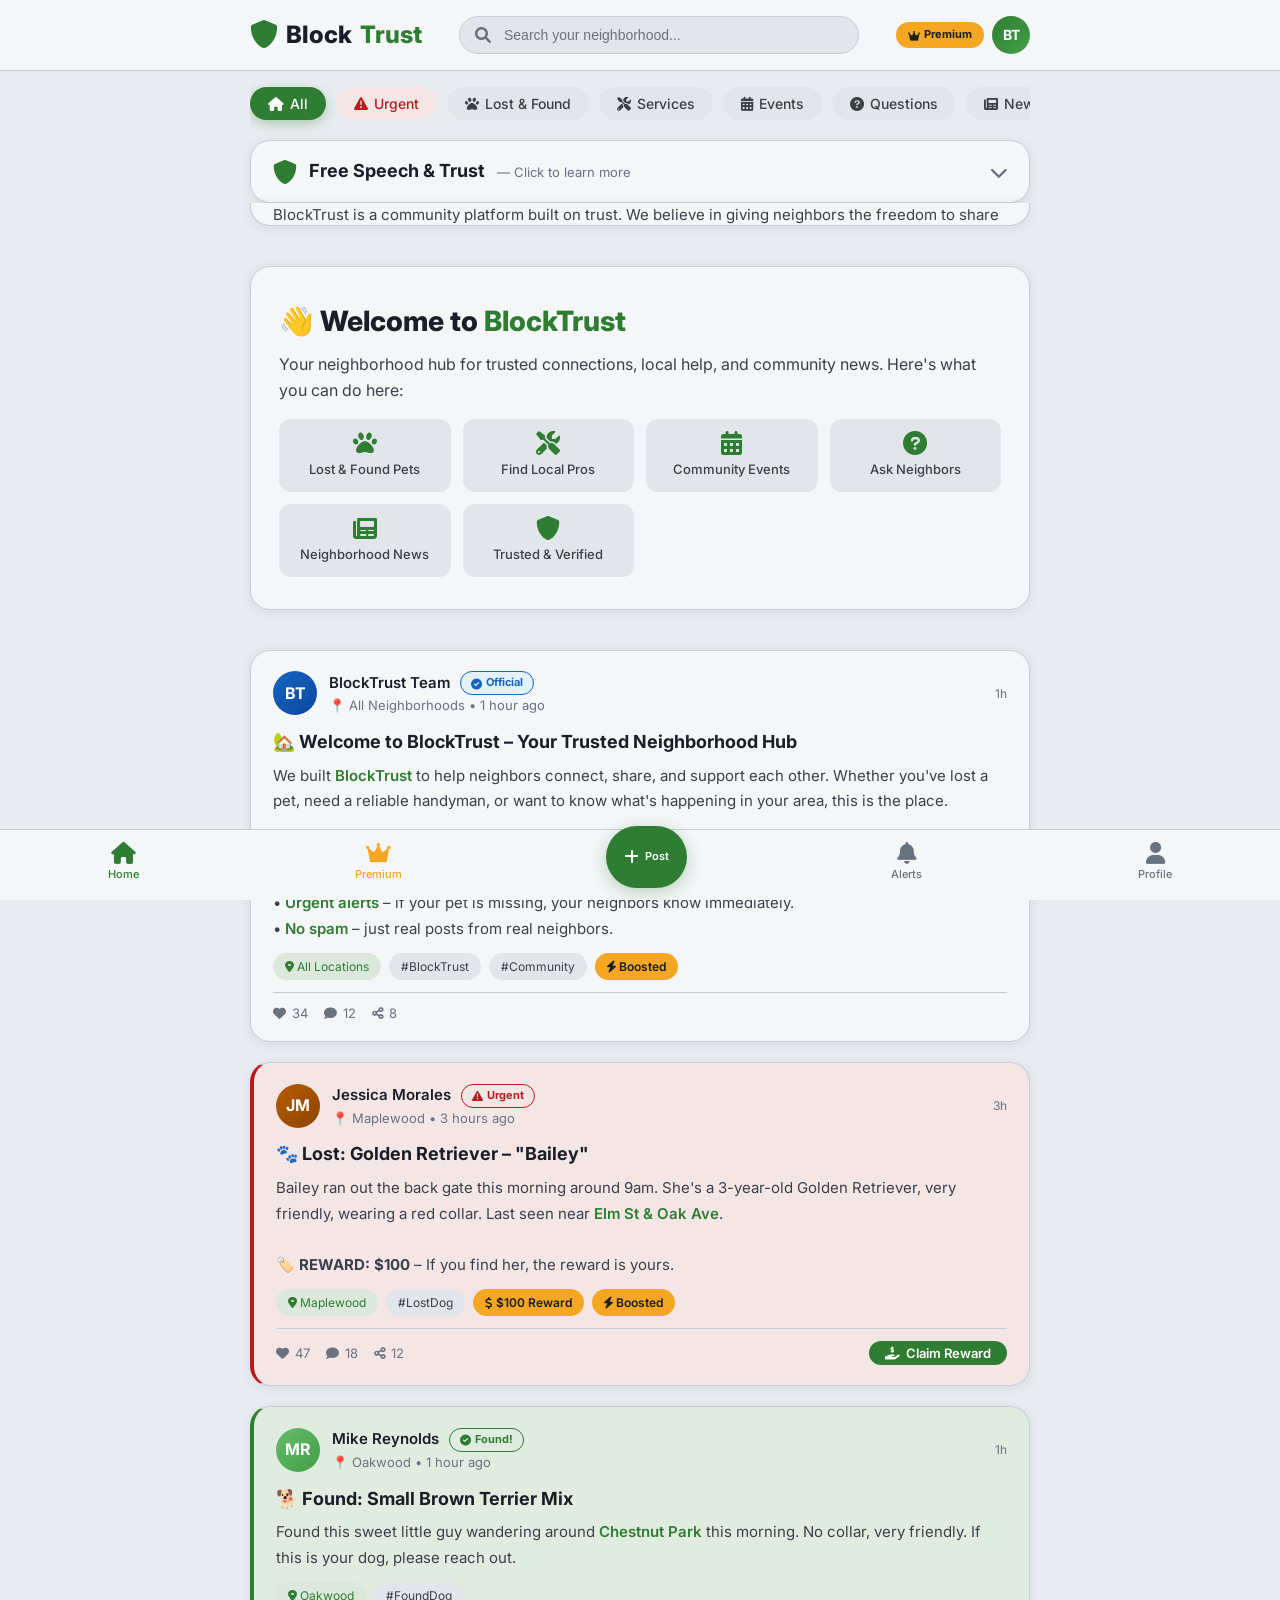
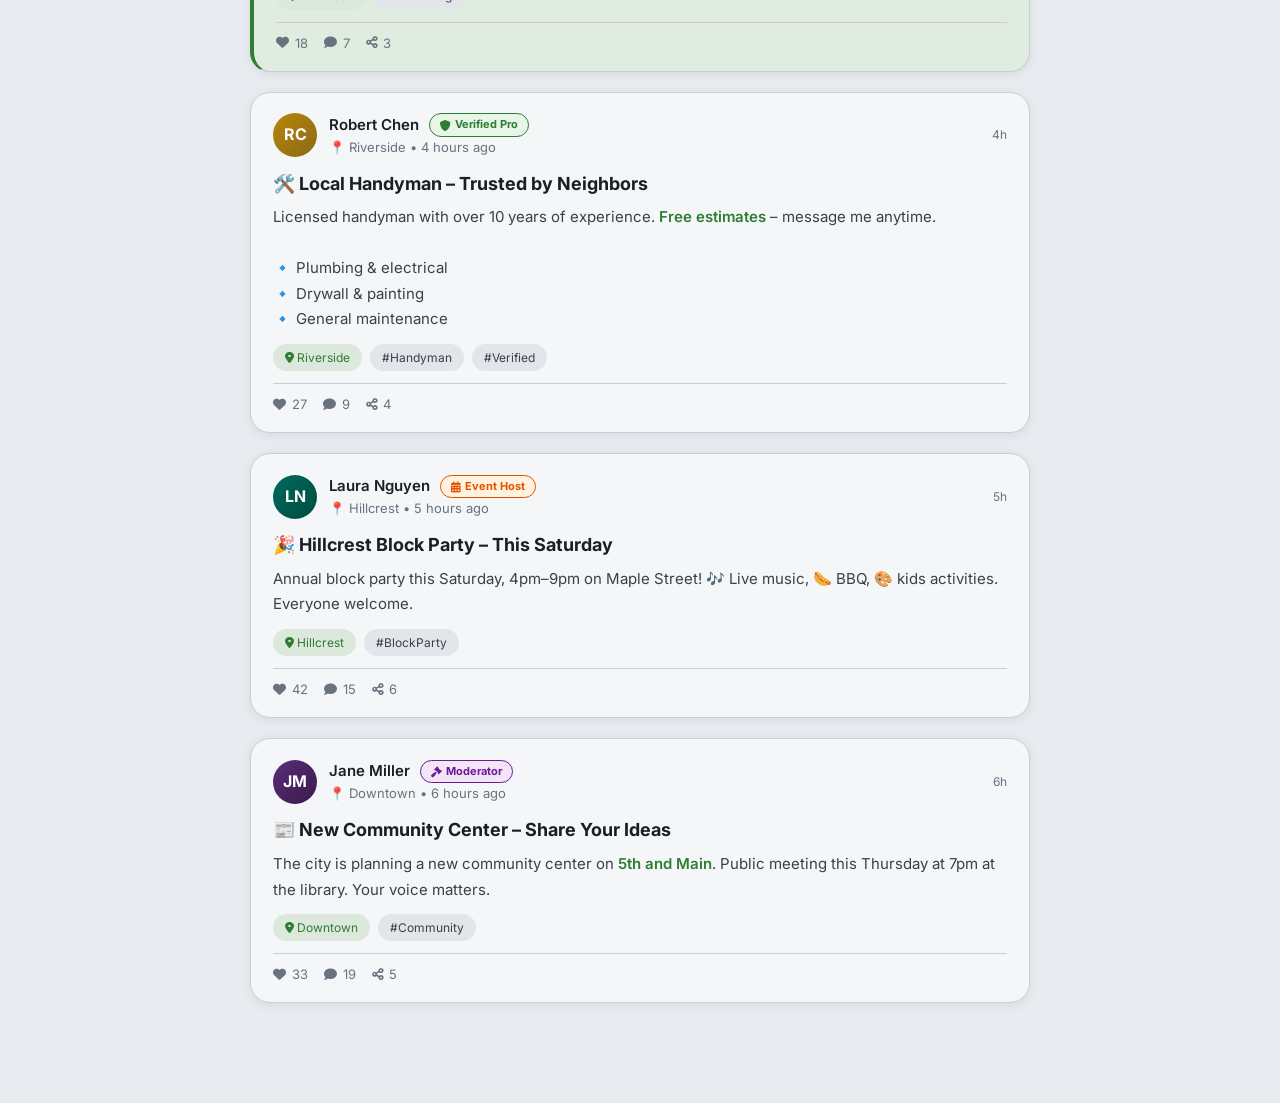
<file: index.html>
<!DOCTYPE html>
<html lang="en">
<head>
    <meta charset="UTF-8" />
    <meta name="viewport" content="width=device-width, initial-scale=1.0, viewport-fit=cover" />
    <title>BlockTrust – Your Neighborhood Hub</title>

    <!-- Fonts & Icons -->
    <link href="https://fonts.googleapis.com/css2?family=Inter:opsz,wght@14..32,300;14..32,400;14..32,500;14..32,600;14..32,700;14..32,800;14..32,900&display=swap" rel="stylesheet" />
    <link rel="stylesheet" href="https://cdnjs.cloudflare.com/ajax/libs/font-awesome/6.0.0-beta3/css/all.min.css" />

    <style>
        /* ========== RESET & VARIABLES ========== */
        * {
            margin: 0;
            padding: 0;
            box-sizing: border-box;
        }

        :root {
            --bg-body: #e8ecf0;
            --bg-card: #f4f6f8;
            --bg-input: #e2e6ea;
            --bg-hover: #d5d9df;
            --text-primary: #1a1e26;
            --text-secondary: #3a404a;
            --text-muted: #6a7280;
            --border: #c8ced6;
            --shadow: 0 2px 12px rgba(0, 0, 0, 0.08);
            --shadow-hover: 0 4px 24px rgba(0, 0, 0, 0.12);
            --accent: #2e7d32;
            --accent-hover: #1b5e20;
            --accent-light: #dce8dc;
            --accent-gradient: linear-gradient(135deg, #2e7d32, #43a047);
            --urgent: #b71c1c;
            --urgent-bg: #f5e6e6;
            --found: #2e7d32;
            --found-bg: #e0ece0;
            --card-border: #c8ced6;
            --gold: #f5a623;
            --gold-light: #fcf0d8;
            --verified-green: #2e7d32;
            --verified-green-bg: #e8f5e9;
            --moderator-purple: #6a1b9a;
            --moderator-purple-bg: #f3e5f5;
            --official-blue: #1565c0;
            --official-blue-bg: #e3f2fd;
            --premium-gold: #f5a623;
            --premium-gold-bg: #fcf0d8;
            --boosted-gold: #f5a623;
            --boosted-gold-bg: #fcf0d8;
            --transition: 0.2s;
        }

        body {
            font-family: 'Inter', sans-serif;
            background: var(--bg-body);
            color: var(--text-primary);
            line-height: 1.6;
            padding-bottom: 80px;
        }

        .container {
            max-width: 820px;
            margin: 0 auto;
            padding: 0 20px;
        }

        /* ========== HEADER ========== */
        .header {
            background: var(--bg-card);
            padding: 16px 0;
            border-bottom: 1px solid var(--border);
            position: sticky;
            top: 0;
            z-index: 100;
        }

        .header-content {
            display: flex;
            align-items: center;
            justify-content: space-between;
            gap: 16px;
            flex-wrap: wrap;
        }

        .logo {
            display: flex;
            align-items: center;
            gap: 8px;
            font-size: 24px;
            font-weight: 800;
            color: var(--text-primary);
            text-decoration: none;
        }

        .logo i {
            color: var(--accent);
            font-size: 28px;
        }

        .logo span {
            color: var(--accent);
        }

        .search-bar {
            flex: 1;
            max-width: 400px;
            position: relative;
        }

        .search-bar input {
            width: 100%;
            padding: 10px 16px 10px 44px;
            border: 1px solid var(--border);
            border-radius: 40px;
            font-size: 14px;
            background: var(--bg-input);
            transition: all var(--transition);
            outline: none;
            color: var(--text-primary);
        }

        .search-bar input:focus {
            background: var(--bg-card);
            border-color: var(--accent);
            box-shadow: 0 0 0 3px rgba(46, 125, 50, 0.15);
        }

        .search-bar input::placeholder {
            color: var(--text-muted);
        }

        .search-bar i {
            position: absolute;
            left: 16px;
            top: 50%;
            transform: translateY(-50%);
            color: var(--text-muted);
            font-size: 16px;
        }

        .header-actions {
            display: flex;
            align-items: center;
            gap: 8px;
        }

        .avatar {
            width: 38px;
            height: 38px;
            border-radius: 50%;
            background: var(--accent-gradient);
            display: flex;
            align-items: center;
            justify-content: center;
            color: white;
            font-weight: 700;
            font-size: 14px;
            cursor: pointer;
            flex-shrink: 0;
        }

        .premium-badge-header {
            font-size: 11px;
            font-weight: 700;
            background: var(--premium-gold);
            color: #1a1e26;
            padding: 4px 12px;
            border-radius: 40px;
            display: flex;
            align-items: center;
            gap: 4px;
        }

        /* ========== CATEGORY BAR ========== */
        .category-bar {
            padding: 16px 0 12px;
            overflow-x: auto;
            white-space: nowrap;
            -webkit-overflow-scrolling: touch;
            scrollbar-width: none;
        }

        .category-bar::-webkit-scrollbar {
            display: none;
        }

        .category-pills {
            display: inline-flex;
            gap: 10px;
        }

        .pill {
            display: inline-flex;
            align-items: center;
            gap: 6px;
            padding: 8px 18px;
            border-radius: 40px;
            font-size: 14px;
            font-weight: 500;
            background: var(--bg-input);
            color: var(--text-secondary);
            cursor: pointer;
            transition: all var(--transition);
            border: none;
            font-family: inherit;
        }

        .pill:hover {
            background: var(--bg-hover);
        }

        .pill.active {
            background: var(--accent);
            color: white;
            box-shadow: 0 4px 12px rgba(46, 125, 50, 0.3);
        }

        .pill.urgent {
            background: var(--urgent-bg);
            color: var(--urgent);
        }

        .pill.urgent:hover {
            background: #f0d6d6;
        }

        .pill.urgent.active {
            background: var(--urgent);
            color: white;
        }

        .pill.premium-pill {
            background: var(--gold-light);
            color: #8a6d00;
        }

        .pill.premium-pill:hover {
            background: #f5e0b0;
        }

        .pill.premium-pill.active {
            background: var(--gold);
            color: #1a1e26;
        }

        /* ========== TAB CONTENT ========== */
        .tab-content {
            display: none;
            animation: fadeIn 0.3s ease;
        }

        .tab-content.active {
            display: block;
        }

        @keyframes fadeIn {
            from {
                opacity: 0;
                transform: translateY(10px);
            }
            to {
                opacity: 1;
                transform: translateY(0);
            }
        }

        /* ========== FEED ========== */
        .feed {
            display: flex;
            flex-direction: column;
            gap: 20px;
            padding: 8px 0 20px;
        }

        /* ========== POST CARD ========== */
        .post-card {
            background: var(--bg-card);
            border-radius: 20px;
            padding: 20px 22px;
            box-shadow: var(--shadow);
            border: 1px solid var(--card-border);
            transition: all var(--transition);
        }

        .post-card:hover {
            box-shadow: var(--shadow-hover);
            transform: translateY(-2px);
        }

        .post-card.boosted {
            border-left: 4px solid var(--boosted-gold);
            background: #fcf8f0;
        }

        .post-header {
            display: flex;
            align-items: center;
            gap: 12px;
            margin-bottom: 12px;
        }

        .post-avatar {
            width: 44px;
            height: 44px;
            border-radius: 50%;
            background: var(--accent-gradient);
            display: flex;
            align-items: center;
            justify-content: center;
            color: white;
            font-weight: 700;
            font-size: 16px;
            flex-shrink: 0;
        }

        .post-avatar.green { background: linear-gradient(135deg, #2e7d32, #43a047); }
        .post-avatar.light { background: linear-gradient(135deg, #66bb6a, #43a047); }
        .post-avatar.gold { background: linear-gradient(135deg, #b8860b, #8b6914); }
        .post-avatar.orange { background: linear-gradient(135deg, #b85c00, #8a4500); }
        .post-avatar.purple { background: linear-gradient(135deg, #5a2d7a, #3a1a4a); }
        .post-avatar.teal { background: linear-gradient(135deg, #00695c, #004d40); }
        .post-avatar.blue { background: linear-gradient(135deg, #1565c0, #0d47a1); }

        .post-user {
            font-weight: 600;
            font-size: 15px;
            color: var(--text-primary);
        }

        .post-neighborhood {
            font-size: 13px;
            color: var(--text-muted);
        }

        .post-time {
            font-size: 12px;
            color: var(--text-muted);
            margin-left: auto;
        }

        /* ========== BADGES – DISTINCT COLORS ========== */
        .badge {
            font-size: 11px;
            font-weight: 700;
            padding: 2px 10px;
            border-radius: 20px;
            margin-left: 6px;
            display: inline-flex;
            align-items: center;
            gap: 4px;
            text-transform: none;
        }

        .badge i {
            font-size: 11px;
        }

        /* Premium – Gold */
        .badge-premium {
            background: var(--premium-gold-bg);
            color: #8a6d00;
            border: 1px solid var(--premium-gold);
        }

        /* Verified Pro – Green */
        .badge-verified {
            background: var(--verified-green-bg);
            color: var(--verified-green);
            border: 1px solid var(--verified-green);
        }

        /* Moderator – Purple */
        .badge-moderator {
            background: var(--moderator-purple-bg);
            color: var(--moderator-purple);
            border: 1px solid var(--moderator-purple);
        }

        /* Official – Blue */
        .badge-official {
            background: var(--official-blue-bg);
            color: var(--official-blue);
            border: 1px solid var(--official-blue);
        }

        /* Urgent – Red */
        .badge-urgent {
            background: var(--urgent-bg);
            color: var(--urgent);
            border: 1px solid var(--urgent);
        }

        /* Found – Green (same as verified but different context) */
        .badge-found {
            background: var(--found-bg);
            color: var(--found);
            border: 1px solid var(--found);
        }

        /* Boosted – Gold */
        .badge-boosted {
            background: var(--boosted-gold-bg);
            color: #8a6d00;
            border: 1px solid var(--boosted-gold);
        }

        /* Event Host – Orange/Coral */
        .badge-event {
            background: #fff3e0;
            color: #e65100;
            border: 1px solid #e65100;
        }

        .post-title {
            font-size: 18px;
            font-weight: 700;
            color: var(--text-primary);
            margin-bottom: 6px;
        }

        .post-content {
            font-size: 15px;
            color: var(--text-secondary);
            line-height: 1.7;
        }

        .post-content .highlight {
            color: var(--accent);
            font-weight: 600;
        }

        .post-tags {
            display: flex;
            gap: 8px;
            flex-wrap: wrap;
            margin: 12px 0 4px;
        }

        .post-tag {
            font-size: 12px;
            padding: 4px 12px;
            border-radius: 20px;
            background: var(--bg-input);
            color: var(--text-secondary);
        }

        .post-tag.location {
            background: var(--accent-light);
            color: var(--accent);
        }

        .post-tag.reward {
            background: var(--gold);
            color: #1a1e26;
            font-weight: 600;
        }

        .post-tag.boosted-tag {
            background: var(--boosted-gold);
            color: #1a1e26;
            font-weight: 600;
        }

        .post-actions {
            display: flex;
            align-items: center;
            gap: 16px;
            margin-top: 12px;
            padding-top: 12px;
            border-top: 1px solid var(--border);
        }

        .post-actions button {
            display: flex;
            align-items: center;
            gap: 6px;
            background: none;
            border: none;
            font-size: 13px;
            color: var(--text-muted);
            cursor: pointer;
            font-family: inherit;
            transition: color var(--transition);
        }

        .post-actions button:hover {
            color: var(--text-primary);
        }

        .post-actions .claim-btn {
            background: var(--accent);
            color: white;
            padding: 4px 16px;
            border-radius: 40px;
            font-weight: 600;
            font-size: 13px;
            margin-left: auto;
        }

        .post-actions .claim-btn:hover {
            background: var(--accent-hover);
            color: white;
        }

        /* ========== URGENT / FOUND STYLING ========== */
        .post-card.urgent-post {
            border-left: 4px solid var(--urgent);
            background: var(--urgent-bg);
        }

        .post-card.found-post {
            border-left: 4px solid var(--found);
            background: var(--found-bg);
        }

        /* ========== WELCOME BANNER ========== */
        .welcome-banner {
            background: var(--bg-card);
            border-radius: 20px;
            padding: 32px 28px;
            border: 1px solid var(--card-border);
            margin-bottom: 20px;
            box-shadow: var(--shadow);
        }

        .welcome-banner h1 {
            font-size: 28px;
            font-weight: 800;
            color: var(--text-primary);
            margin-bottom: 8px;
        }

        .welcome-banner h1 span {
            color: var(--accent);
        }

        .welcome-banner p {
            color: var(--text-secondary);
            font-size: 16px;
            margin-bottom: 16px;
        }

        .welcome-banner .feature-grid {
            display: grid;
            grid-template-columns: repeat(auto-fit, minmax(160px, 1fr));
            gap: 12px;
            margin-top: 16px;
        }

        .welcome-banner .feature-item {
            background: var(--bg-input);
            border-radius: 12px;
            padding: 12px 16px;
            text-align: center;
            font-size: 13px;
            font-weight: 500;
            color: var(--text-secondary);
            transition: background var(--transition);
        }

        .welcome-banner .feature-item i {
            display: block;
            font-size: 24px;
            color: var(--accent);
            margin-bottom: 4px;
        }

        .welcome-banner .feature-item:hover {
            background: var(--bg-hover);
        }

        /* ========== FREE SPEECH COLLAPSIBLE ========== */
        .free-speech-wrapper {
            margin-bottom: 20px;
        }

        .free-speech-toggle {
            background: var(--bg-card);
            border-radius: 20px;
            padding: 16px 22px;
            border: 1px solid var(--card-border);
            box-shadow: var(--shadow);
            display: flex;
            align-items: center;
            justify-content: space-between;
            cursor: pointer;
            transition: all var(--transition);
            user-select: none;
        }

        .free-speech-toggle:hover {
            box-shadow: var(--shadow-hover);
        }

        .free-speech-toggle .left {
            display: flex;
            align-items: center;
            gap: 12px;
        }

        .free-speech-toggle .left i {
            font-size: 24px;
            color: var(--accent);
        }

        .free-speech-toggle .left h3 {
            font-size: 18px;
            font-weight: 700;
            color: var(--text-primary);
            margin: 0;
        }

        .free-speech-toggle .left span {
            font-size: 13px;
            color: var(--text-muted);
            font-weight: 400;
            margin-left: 8px;
        }

        .free-speech-toggle .arrow {
            font-size: 18px;
            color: var(--text-muted);
            transition: transform 0.3s ease;
        }

        .free-speech-toggle .arrow.open {
            transform: rotate(180deg);
        }

        .free-speech-content {
            background: var(--bg-card);
            border-radius: 0 0 20px 20px;
            padding: 0 22px 22px 22px;
            border: 1px solid var(--card-border);
            border-top: none;
            box-shadow: var(--shadow);
            max-height: 0;
            overflow: hidden;
            transition: max-height 0.4s ease, padding 0.3s ease;
        }

        .free-speech-content.open {
            max-height: 800px;
            padding: 22px;
        }

        .free-speech-content p {
            color: var(--text-secondary);
            font-size: 15px;
            margin-bottom: 12px;
        }

        .free-speech-content .rules-grid {
            display: grid;
            grid-template-columns: 1fr 1fr;
            gap: 12px;
            margin: 16px 0;
        }

        .free-speech-content .rule-item {
            display: flex;
            align-items: center;
            gap: 8px;
            font-size: 13px;
            color: var(--text-secondary);
        }

        .free-speech-content .rule-item i {
            color: var(--accent);
            font-size: 16px;
            width: 20px;
        }

        .free-speech-content .rule-item .no {
            color: var(--urgent);
        }

        .free-speech-content .divider {
            border-top: 1px solid var(--border);
            margin: 16px 0;
        }

        .free-speech-content .appeal-note {
            background: var(--bg-input);
            border-radius: 12px;
            padding: 16px;
            font-size: 14px;
            color: var(--text-secondary);
        }

        .free-speech-content .appeal-note i {
            color: var(--gold);
            margin-right: 6px;
        }

        /* ========== PREMIUM TAB ========== */
        .premium-container {
            padding: 20px 0;
        }

        .premium-hero {
            background: var(--bg-card);
            border-radius: 20px;
            padding: 40px 32px;
            border: 2px solid var(--gold);
            box-shadow: var(--shadow);
            text-align: center;
            margin-bottom: 24px;
        }

        .premium-hero .crown {
            font-size: 48px;
            color: var(--gold);
            margin-bottom: 8px;
        }

        .premium-hero h2 {
            font-size: 32px;
            font-weight: 800;
            color: var(--text-primary);
            margin-bottom: 4px;
        }

        .premium-hero h2 span {
            color: var(--gold);
        }

        .premium-hero .price {
            font-size: 42px;
            font-weight: 800;
            color: var(--gold);
            margin: 8px 0;
        }

        .premium-hero .price span {
            font-size: 18px;
            font-weight: 400;
            color: var(--text-muted);
        }

        .premium-hero p {
            color: var(--text-secondary);
            font-size: 16px;
            max-width: 500px;
            margin: 0 auto 20px;
        }

        .btn-premium {
            background: var(--gold);
            color: #1a1e26;
            border: none;
            padding: 12px 40px;
            border-radius: 40px;
            font-weight: 700;
            font-size: 18px;
            cursor: pointer;
            transition: all var(--transition);
            font-family: inherit;
        }

        .btn-premium i {
            margin-right: 8px;
        }

        .btn-premium:hover {
            background: #e09515;
            transform: translateY(-2px);
            box-shadow: 0 4px 20px rgba(245, 166, 35, 0.35);
        }

        .premium-benefits {
            display: grid;
            grid-template-columns: 1fr 1fr;
            gap: 16px;
            margin: 24px 0;
        }

        .premium-benefit {
            background: var(--bg-card);
            border-radius: 16px;
            padding: 20px;
            border: 1px solid var(--border);
            text-align: center;
            transition: all var(--transition);
        }

        .premium-benefit:hover {
            border-color: var(--gold);
            transform: translateY(-2px);
            box-shadow: var(--shadow-hover);
        }

        .premium-benefit i {
            font-size: 32px;
            color: var(--gold);
            margin-bottom: 8px;
        }

        .premium-benefit h4 {
            font-weight: 700;
            font-size: 16px;
            color: var(--text-primary);
            margin-bottom: 4px;
        }

        .premium-benefit p {
            font-size: 13px;
            color: var(--text-muted);
        }

        .premium-features-list {
            background: var(--bg-card);
            border-radius: 20px;
            padding: 28px 24px;
            border: 1px solid var(--border);
            margin-bottom: 24px;
        }

        .premium-features-list h3 {
            font-size: 18px;
            font-weight: 700;
            color: var(--text-primary);
            margin-bottom: 16px;
        }

        .premium-features-list ul {
            list-style: none;
            display: grid;
            grid-template-columns: 1fr 1fr;
            gap: 8px;
        }

        .premium-features-list ul li {
            display: flex;
            align-items: center;
            gap: 8px;
            font-size: 14px;
            color: var(--text-secondary);
            padding: 6px 0;
        }

        .premium-features-list ul li i {
            color: var(--gold);
            font-size: 16px;
        }

        .premium-faq {
            background: var(--bg-card);
            border-radius: 20px;
            padding: 28px 24px;
            border: 1px solid var(--border);
        }

        .premium-faq h3 {
            font-size: 18px;
            font-weight: 700;
            color: var(--text-primary);
            margin-bottom: 16px;
        }

        .premium-faq-item {
            padding: 12px 0;
            border-bottom: 1px solid var(--border);
        }

        .premium-faq-item:last-child {
            border-bottom: none;
        }

        .premium-faq-item strong {
            color: var(--text-primary);
            display: block;
            font-size: 14px;
        }

        .premium-faq-item p {
            color: var(--text-secondary);
            font-size: 13px;
            margin-top: 4px;
        }

        /* ========== BOTTOM NAV ========== */
        .bottom-nav {
            position: fixed;
            bottom: 0;
            left: 0;
            right: 0;
            background: var(--bg-card);
            border-top: 1px solid var(--border);
            display: flex;
            justify-content: space-around;
            padding: 8px 0 12px;
            z-index: 100;
        }

        .bottom-nav a {
            display: flex;
            flex-direction: column;
            align-items: center;
            gap: 2px;
            text-decoration: none;
            color: var(--text-muted);
            font-size: 11px;
            font-weight: 500;
            transition: color var(--transition);
            padding: 4px 12px;
            border-radius: 12px;
            cursor: pointer;
        }

        .bottom-nav a i {
            font-size: 22px;
        }

        .bottom-nav a:hover {
            color: var(--text-primary);
        }

        .bottom-nav a.active {
            color: var(--accent);
        }

        .bottom-nav a.premium-nav {
            color: var(--gold);
        }

        .bottom-nav a.premium-nav.active {
            color: var(--gold);
        }

        .bottom-nav .post-btn {
            background: var(--accent);
            color: white !important;
            padding: 6px 18px;
            border-radius: 40px;
            flex-direction: row;
            gap: 6px;
            font-weight: 600;
            box-shadow: 0 4px 16px rgba(46, 125, 50, 0.3);
            margin-top: -12px;
            transition: all var(--transition);
        }

        .bottom-nav .post-btn i {
            font-size: 16px;
        }

        .bottom-nav .post-btn:hover {
            background: var(--accent-hover);
            transform: translateY(-2px);
            color: white !important;
        }

        /* ========== MODAL ========== */
        .modal-overlay {
            position: fixed;
            top: 0;
            left: 0;
            width: 100%;
            height: 100%;
            background: rgba(0, 0, 0, 0.5);
            backdrop-filter: blur(8px);
            z-index: 200;
            display: none;
            justify-content: center;
            align-items: center;
            padding: 20px;
        }

        .modal-overlay.active {
            display: flex;
        }

        .modal {
            background: var(--bg-card);
            border-radius: 24px;
            padding: 32px;
            max-width: 520px;
            width: 100%;
            box-shadow: 0 24px 64px rgba(0, 0, 0, 0.15);
        }

        .modal h2 {
            font-size: 24px;
            margin-bottom: 8px;
            color: var(--text-primary);
        }

        .modal p {
            color: var(--text-secondary);
            margin-bottom: 20px;
        }

        .modal textarea {
            width: 100%;
            padding: 14px;
            border: 1px solid var(--border);
            border-radius: 16px;
            background: var(--bg-input);
            color: var(--text-primary);
            font-family: inherit;
            font-size: 15px;
            resize: vertical;
            min-height: 120px;
            transition: border var(--transition);
            outline: none;
        }

        .modal textarea:focus {
            border-color: var(--accent);
            box-shadow: 0 0 0 3px rgba(46, 125, 50, 0.15);
        }

        .modal-actions {
            display: flex;
            gap: 12px;
            margin-top: 16px;
            flex-wrap: wrap;
        }

        .modal-actions button {
            padding: 10px 24px;
            border-radius: 40px;
            font-weight: 600;
            border: none;
            cursor: pointer;
            font-family: inherit;
            transition: all var(--transition);
        }

        .modal-actions .btn-primary {
            background: var(--accent);
            color: white;
        }

        .modal-actions .btn-primary:hover {
            background: var(--accent-hover);
        }

        .modal-actions .btn-secondary {
            background: var(--bg-input);
            color: var(--text-secondary);
        }

        .modal-actions .btn-secondary:hover {
            background: var(--bg-hover);
        }

        .modal-actions .btn-gold {
            background: var(--gold);
            color: #1a1e26;
        }

        .modal-actions .btn-gold:hover {
            background: #e09515;
        }

        .modal .boost-option {
            display: flex;
            align-items: center;
            gap: 12px;
            padding: 12px 16px;
            background: var(--bg-input);
            border-radius: 12px;
            margin: 12px 0;
        }

        .modal .boost-option input[type="checkbox"] {
            width: 18px;
            height: 18px;
            accent-color: var(--gold);
            cursor: pointer;
        }

        .modal .boost-option label {
            font-weight: 600;
            font-size: 14px;
            color: var(--text-primary);
            cursor: pointer;
        }

        .modal .boost-option .boost-price {
            margin-left: auto;
            font-weight: 700;
            color: var(--gold);
            font-size: 16px;
        }

        .modal .reward-option {
            display: flex;
            align-items: center;
            gap: 12px;
            padding: 12px 16px;
            background: var(--bg-input);
            border-radius: 12px;
            margin: 12px 0;
        }

        .modal .reward-option input[type="number"] {
            width: 80px;
            padding: 6px 10px;
            border: 1px solid var(--border);
            border-radius: 8px;
            background: var(--bg-card);
            color: var(--text-primary);
            font-size: 14px;
            font-family: inherit;
        }

        .modal .reward-option label {
            font-weight: 600;
            font-size: 14px;
            color: var(--text-primary);
        }

        /* ========== RESPONSIVE ========== */
        @media (max-width: 640px) {
            .header-content { flex-wrap: nowrap; }
            .logo { font-size: 20px; }
            .search-bar { max-width: 160px; }
            .search-bar input { font-size: 13px; padding: 8px 12px 8px 36px; }
            .search-bar i { left: 12px; font-size: 14px; }
            .avatar { width: 32px; height: 32px; font-size: 12px; }
            .post-card { padding: 16px; }
            .post-title { font-size: 16px; }
            .post-content { font-size: 14px; }
            .bottom-nav a { font-size: 10px; padding: 4px 8px; }
            .bottom-nav a i { font-size: 18px; }
            .bottom-nav .post-btn { padding: 4px 14px; font-size: 12px; }
            .bottom-nav .post-btn i { font-size: 14px; }
            .container { padding: 0 14px; }
            .pill { font-size: 12px; padding: 6px 14px; }
            .welcome-banner { padding: 24px 18px; }
            .welcome-banner h1 { font-size: 22px; }
            .welcome-banner .feature-grid { grid-template-columns: 1fr 1fr; }
            .premium-hero { padding: 28px 20px; }
            .premium-hero h2 { font-size: 26px; }
            .premium-hero .price { font-size: 34px; }
            .premium-benefits { grid-template-columns: 1fr 1fr; }
            .premium-features-list ul { grid-template-columns: 1fr; }
            .free-speech-content .rules-grid { grid-template-columns: 1fr; }
            .modal { padding: 24px; }
        }

        @media (max-width: 480px) {
            .logo { font-size: 18px; }
            .search-bar { max-width: 120px; }
            .search-bar input { font-size: 12px; padding: 6px 10px 6px 30px; }
            .search-bar i { left: 10px; font-size: 12px; }
            .post-card { padding: 14px; border-radius: 16px; }
            .post-avatar { width: 36px; height: 36px; font-size: 14px; }
            .post-user { font-size: 14px; }
            .post-neighborhood { font-size: 12px; }
            .post-time { font-size: 11px; }
            .welcome-banner h1 { font-size: 20px; }
            .welcome-banner .feature-grid { grid-template-columns: 1fr 1fr; gap: 8px; }
            .welcome-banner .feature-item { font-size: 12px; padding: 10px 12px; }
            .premium-benefits { grid-template-columns: 1fr; }
            .free-speech-toggle .left span { display: none; }
        }
    </style>
</head>
<body>

    <!-- ========== HEADER ========== -->
    <header class="header">
        <div class="container">
            <div class="header-content">
                <a href="#" class="logo">
                    <i class="fas fa-shield-alt"></i>
                    Block<span>Trust</span>
                </a>

                <div class="search-bar">
                    <i class="fas fa-search"></i>
                    <input type="text" placeholder="Search your neighborhood..." id="searchInput" />
                </div>

                <div class="header-actions">
                    <span class="premium-badge-header"><i class="fas fa-crown"></i> Premium</span>
                    <div class="avatar">BT</div>
                </div>
            </div>
        </div>
    </header>

    <!-- ========== CATEGORY BAR ========== -->
    <div class="container">
        <div class="category-bar">
            <div class="category-pills" id="categoryPills">
                <button class="pill active" data-category="all"><i class="fas fa-home"></i> All</button>
                <button class="pill urgent" data-category="urgent"><i class="fas fa-exclamation-triangle"></i> Urgent</button>
                <button class="pill" data-category="lost"><i class="fas fa-paw"></i> Lost & Found</button>
                <button class="pill" data-category="services"><i class="fas fa-tools"></i> Services</button>
                <button class="pill" data-category="events"><i class="fas fa-calendar-alt"></i> Events</button>
                <button class="pill" data-category="questions"><i class="fas fa-question-circle"></i> Questions</button>
                <button class="pill" data-category="news"><i class="fas fa-newspaper"></i> News</button>
            </div>
        </div>
    </div>

    <!-- ========== MAIN TAB (Home) ========== -->
    <div id="homeTab" class="tab-content active">
        <div class="container">
            <div class="feed" id="feedContainer">

                <!-- ===== FREE SPEECH – COLLAPSIBLE EMBED ===== -->
                <div class="free-speech-wrapper">
                    <div class="free-speech-toggle" id="freeSpeechToggle">
                        <div class="left">
                            <i class="fas fa-shield-alt"></i>
                            <h3>Free Speech & Trust <span>— Click to learn more</span></h3>
                        </div>
                        <i class="fas fa-chevron-down arrow" id="freeSpeechArrow"></i>
                    </div>
                    <div class="free-speech-content" id="freeSpeechContent">
                        <p>
                            BlockTrust is a community platform built on trust. We believe in giving neighbors the freedom to share what matters to them — without the heavy-handed censorship you see elsewhere.
                        </p>
                        <p>
                            <strong>We will not remove content just because we disagree with it.</strong> We only step in when something is clearly illegal, harmful, or violates our core principles.
                        </p>
                        <div class="rules-grid">
                            <div class="rule-item"><i class="fas fa-check-circle"></i> Share local news and events</div>
                            <div class="rule-item"><i class="fas fa-check-circle"></i> Post lost & found pets</div>
                            <div class="rule-item"><i class="fas fa-check-circle"></i> Recommend local businesses</div>
                            <div class="rule-item"><i class="fas fa-check-circle"></i> Discuss community issues</div>
                            <div class="rule-item"><i class="fas fa-check-circle"></i> Share honest opinions</div>
                            <div class="rule-item"><i class="fas fa-check-circle"></i> Report neighborhood concerns</div>
                            <div class="rule-item"><i class="fas fa-times-circle no"></i> ❌ Hate speech or harassment</div>
                            <div class="rule-item"><i class="fas fa-times-circle no"></i> ❌ Illegal activity</div>
                            <div class="rule-item"><i class="fas fa-times-circle no"></i> ❌ Spam or scams</div>
                            <div class="rule-item"><i class="fas fa-times-circle no"></i> ❌ Doxxing (sharing personal info)</div>
                        </div>
                        <div class="divider"></div>
                        <div class="appeal-note">
                            <i class="fas fa-gavel"></i>
                            <strong>What happens if something is removed?</strong> We notify you, explain why, and give you a chance to appeal. Our community guidelines are clear, fair, and applied consistently. We don't ban people for petty reasons.
                        </div>
                        <p style="margin-top:12px; font-size:14px; color:var(--text-muted);">
                            <i class="fas fa-info-circle"></i> BlockTrust is different. We trust our neighbors to share responsibly.
                        </p>
                    </div>
                </div>

                <!-- ===== WELCOME BANNER ===== -->
                <div class="welcome-banner">
                    <h1>👋 Welcome to <span>BlockTrust</span></h1>
                    <p>Your neighborhood hub for trusted connections, local help, and community news. Here's what you can do here:</p>
                    <div class="feature-grid">
                        <div class="feature-item"><i class="fas fa-paw"></i> Lost & Found Pets</div>
                        <div class="feature-item"><i class="fas fa-tools"></i> Find Local Pros</div>
                        <div class="feature-item"><i class="fas fa-calendar-alt"></i> Community Events</div>
                        <div class="feature-item"><i class="fas fa-question-circle"></i> Ask Neighbors</div>
                        <div class="feature-item"><i class="fas fa-newspaper"></i> Neighborhood News</div>
                        <div class="feature-item"><i class="fas fa-shield-alt"></i> Trusted & Verified</div>
                    </div>
                </div>

                <!-- ===== POST 1 – ABOUT BLOCKTRUST (Official) ===== -->
                <div class="post-card" data-category="news">
                    <div class="post-header">
                        <div class="post-avatar blue">BT</div>
                        <div>
                            <div class="post-user">BlockTrust Team <span class="badge badge-official"><i class="fas fa-check-circle"></i> Official</span></div>
                            <div class="post-neighborhood">📍 All Neighborhoods • 1 hour ago</div>
                        </div>
                        <span class="post-time">1h</span>
                    </div>
                    <div class="post-title">🏡 Welcome to BlockTrust – Your Trusted Neighborhood Hub</div>
                    <div class="post-content">
                        We built <span class="highlight">BlockTrust</span> to help neighbors connect, share, and support each other. Whether you've lost a pet, need a reliable handyman, or want to know what's happening in your area, this is the place.
                        <br><br>
                        <strong>What makes BlockTrust different?</strong><br>
                        • <span class="highlight">Trust matters</span> – we verify local pros so you can hire with confidence.<br>
                        • <span class="highlight">Urgent alerts</span> – if your pet is missing, your neighbors know immediately.<br>
                        • <span class="highlight">No spam</span> – just real posts from real neighbors.
                    </div>
                    <div class="post-tags">
                        <span class="post-tag location"><i class="fas fa-map-marker-alt"></i> All Locations</span>
                        <span class="post-tag">#BlockTrust</span>
                        <span class="post-tag">#Community</span>
                        <span class="post-tag boosted-tag"><i class="fas fa-bolt"></i> Boosted</span>
                    </div>
                    <div class="post-actions">
                        <button><i class="fas fa-heart"></i> 34</button>
                        <button><i class="fas fa-comment"></i> 12</button>
                        <button><i class="fas fa-share-alt"></i> 8</button>
                    </div>
                </div>

                <!-- ===== POST 2 – LOST PET WITH REWARD ===== -->
                <div class="post-card urgent-post boosted" data-category="urgent lost">
                    <div class="post-header">
                        <div class="post-avatar orange">JM</div>
                        <div>
                            <div class="post-user">Jessica Morales <span class="badge badge-urgent"><i class="fas fa-exclamation-triangle"></i> Urgent</span></div>
                            <div class="post-neighborhood">📍 Maplewood • 3 hours ago</div>
                        </div>
                        <span class="post-time">3h</span>
                    </div>
                    <div class="post-title">🐾 Lost: Golden Retriever – "Bailey"</div>
                    <div class="post-content">
                        Bailey ran out the back gate this morning around 9am. She's a 3-year-old Golden Retriever, very friendly, wearing a red collar. Last seen near <span class="highlight">Elm St & Oak Ave</span>.
                        <br><br>
                        <strong>🏷️ REWARD: $100</strong> – If you find her, the reward is yours.
                    </div>
                    <div class="post-tags">
                        <span class="post-tag location"><i class="fas fa-map-marker-alt"></i> Maplewood</span>
                        <span class="post-tag">#LostDog</span>
                        <span class="post-tag reward"><i class="fas fa-dollar-sign"></i> $100 Reward</span>
                        <span class="post-tag boosted-tag"><i class="fas fa-bolt"></i> Boosted</span>
                    </div>
                    <div class="post-actions">
                        <button><i class="fas fa-heart"></i> 47</button>
                        <button><i class="fas fa-comment"></i> 18</button>
                        <button><i class="fas fa-share-alt"></i> 12</button>
                        <button class="claim-btn" onclick="alert('💰 Claim reward – $100. Platform fee (10%) = $10. You receive $90.')">
                            <i class="fas fa-hand-holding-usd"></i> Claim Reward
                        </button>
                    </div>
                </div>

                <!-- ===== POST 3 – FOUND PET ===== -->
                <div class="post-card found-post" data-category="found">
                    <div class="post-header">
                        <div class="post-avatar light">MR</div>
                        <div>
                            <div class="post-user">Mike Reynolds <span class="badge badge-found"><i class="fas fa-check-circle"></i> Found!</span></div>
                            <div class="post-neighborhood">📍 Oakwood • 1 hour ago</div>
                        </div>
                        <span class="post-time">1h</span>
                    </div>
                    <div class="post-title">🐕 Found: Small Brown Terrier Mix</div>
                    <div class="post-content">
                        Found this sweet little guy wandering around <span class="highlight">Chestnut Park</span> this morning. No collar, very friendly. If this is your dog, please reach out.
                    </div>
                    <div class="post-tags">
                        <span class="post-tag location"><i class="fas fa-map-marker-alt"></i> Oakwood</span>
                        <span class="post-tag">#FoundDog</span>
                    </div>
                    <div class="post-actions">
                        <button><i class="fas fa-heart"></i> 18</button>
                        <button><i class="fas fa-comment"></i> 7</button>
                        <button><i class="fas fa-share-alt"></i> 3</button>
                    </div>
                </div>

                <!-- ===== POST 4 – SERVICE (Verified Pro – GREEN) ===== -->
                <div class="post-card" data-category="services">
                    <div class="post-header">
                        <div class="post-avatar gold">RC</div>
                        <div>
                            <div class="post-user">Robert Chen <span class="badge badge-verified"><i class="fas fa-shield-alt"></i> Verified Pro</span></div>
                            <div class="post-neighborhood">📍 Riverside • 4 hours ago</div>
                        </div>
                        <span class="post-time">4h</span>
                    </div>
                    <div class="post-title">🛠️ Local Handyman – Trusted by Neighbors</div>
                    <div class="post-content">
                        Licensed handyman with over 10 years of experience. <span class="highlight">Free estimates</span> – message me anytime.
                        <br><br>
                        🔹 Plumbing & electrical<br>
                        🔹 Drywall & painting<br>
                        🔹 General maintenance
                    </div>
                    <div class="post-tags">
                        <span class="post-tag location"><i class="fas fa-map-marker-alt"></i> Riverside</span>
                        <span class="post-tag">#Handyman</span>
                        <span class="post-tag">#Verified</span>
                    </div>
                    <div class="post-actions">
                        <button><i class="fas fa-heart"></i> 27</button>
                        <button><i class="fas fa-comment"></i> 9</button>
                        <button><i class="fas fa-share-alt"></i> 4</button>
                    </div>
                </div>

                <!-- ===== POST 5 – EVENT (Event Host – Orange) ===== -->
                <div class="post-card" data-category="events">
                    <div class="post-header">
                        <div class="post-avatar teal">LN</div>
                        <div>
                            <div class="post-user">Laura Nguyen <span class="badge badge-event"><i class="fas fa-calendar-alt"></i> Event Host</span></div>
                            <div class="post-neighborhood">📍 Hillcrest • 5 hours ago</div>
                        </div>
                        <span class="post-time">5h</span>
                    </div>
                    <div class="post-title">🎉 Hillcrest Block Party – This Saturday</div>
                    <div class="post-content">
                        Annual block party this Saturday, 4pm–9pm on Maple Street! 🎶 Live music, 🌭 BBQ, 🎨 kids activities. Everyone welcome.
                    </div>
                    <div class="post-tags">
                        <span class="post-tag location"><i class="fas fa-map-marker-alt"></i> Hillcrest</span>
                        <span class="post-tag">#BlockParty</span>
                    </div>
                    <div class="post-actions">
                        <button><i class="fas fa-heart"></i> 42</button>
                        <button><i class="fas fa-comment"></i> 15</button>
                        <button><i class="fas fa-share-alt"></i> 6</button>
                    </div>
                </div>

                <!-- ===== POST 6 – COMMUNITY NEWS (Moderator – Purple) ===== -->
                <div class="post-card" data-category="news">
                    <div class="post-header">
                        <div class="post-avatar purple">JM</div>
                        <div>
                            <div class="post-user">Jane Miller <span class="badge badge-moderator"><i class="fas fa-gavel"></i> Moderator</span></div>
                            <div class="post-neighborhood">📍 Downtown • 6 hours ago</div>
                        </div>
                        <span class="post-time">6h</span>
                    </div>
                    <div class="post-title">📰 New Community Center – Share Your Ideas</div>
                    <div class="post-content">
                        The city is planning a new community center on <span class="highlight">5th and Main</span>. Public meeting this Thursday at 7pm at the library. Your voice matters.
                    </div>
                    <div class="post-tags">
                        <span class="post-tag location"><i class="fas fa-map-marker-alt"></i> Downtown</span>
                        <span class="post-tag">#Community</span>
                    </div>
                    <div class="post-actions">
                        <button><i class="fas fa-heart"></i> 33</button>
                        <button><i class="fas fa-comment"></i> 19</button>
                        <button><i class="fas fa-share-alt"></i> 5</button>
                    </div>
                </div>

            </div>
        </div>
    </div>

    <!-- ========== PREMIUM TAB ========== -->
    <div id="premiumTab" class="tab-content">
        <div class="container">
            <div class="premium-container">

                <!-- ===== HERO ===== -->
                <div class="premium-hero">
                    <div class="crown">👑</div>
                    <h2>Go <span>Premium</span></h2>
                    <div class="price">$9.99 <span>/ month</span></div>
                    <p>Unlock all features, support your neighborhood, and get the most out of BlockTrust.</p>
                    <button class="btn-premium" onclick="alert('💳 Premium subscription – $9.99/month. Coming soon.')">
                        <i class="fas fa-crown"></i> Subscribe Now
                    </button>
                </div>

                <!-- ===== BENEFITS ===== -->
                <div class="premium-benefits">
                    <div class="premium-benefit">
                        <i class="fas fa-infinity"></i>
                        <h4>Unlimited Alerts</h4>
                        <p>Post as many alerts as you need – no limits.</p>
                    </div>
                    <div class="premium-benefit">
                        <i class="fas fa-bolt"></i>
                        <h4>Boosted Posts</h4>
                        <p>Your posts appear at the top of the feed.</p>
                    </div>
                    <div class="premium-benefit">
                        <i class="fas fa-check-circle"></i>
                        <h4>Verified Badge</h4>
                        <p>Stand out as a trusted community member.</p>
                    </div>
                    <div class="premium-benefit">
                        <i class="fas fa-hand-holding-usd"></i>
                        <h4>Reward Escrow</h4>
                        <p>Offer rewards for lost pets – we handle the rest.</p>
                    </div>
                    <div class="premium-benefit">
                        <i class="fas fa-headset"></i>
                        <h4>Priority Support</h4>
                        <p>Get help faster when you need it.</p>
                    </div>
                    <div class="premium-benefit">
                        <i class="fas fa-shield-alt"></i>
                        <h4>No Per-Post Fees</h4>
                        <p>Post as much as you want – no extra charges.</p>
                    </div>
                </div>

                <!-- ===== FEATURES LIST ===== -->
                <div class="premium-features-list">
                    <h3>✨ Everything Included</h3>
                    <ul>
                        <li><i class="fas fa-check-circle"></i> Unlimited lost & found pet alerts</li>
                        <li><i class="fas fa-check-circle"></i> Unlimited service posts</li>
                        <li><i class="fas fa-check-circle"></i> Boosted posts (priority placement)</li>
                        <li><i class="fas fa-check-circle"></i> Verified community badge</li>
                        <li><i class="fas fa-check-circle"></i> Reward escrow with 10% fee</li>
                        <li><i class="fas fa-check-circle"></i> No per-post fees</li>
                        <li><i class="fas fa-check-circle"></i> Priority customer support</li>
                        <li><i class="fas fa-check-circle"></i> Early access to new features</li>
                    </ul>
                </div>

                <!-- ===== FAQ ===== -->
                <div class="premium-faq">
                    <h3>❓ Frequently Asked Questions</h3>
                    <div class="premium-faq-item">
                        <strong>How do I cancel my subscription?</strong>
                        <p>You can cancel anytime from your profile settings. No commitment.</p>
                    </div>
                    <div class="premium-faq-item">
                        <strong>Is there a free trial?</strong>
                        <p>Yes – 7 days free trial for new members. Cancel anytime.</p>
                    </div>
                    <div class="premium-faq-item">
                        <strong>What is the reward escrow fee?</strong>
                        <p>We take a 10% fee on rewards collected through the platform. Premium members get the same low fee.</p>
                    </div>
                    <div class="premium-faq-item">
                        <strong>Can I boost posts without premium?</strong>
                        <p>Yes – you can boost individual posts for $4.99 each. Premium members get unlimited boosted posts.</p>
                    </div>
                </div>

            </div>
        </div>
    </div>

    <!-- ========== BOTTOM NAV ========== -->
    <nav class="bottom-nav" id="bottomNav">
        <a href="#" class="active" data-tab="home"><i class="fas fa-home"></i> Home</a>
        <a href="#" class="premium-nav" data-tab="premium"><i class="fas fa-crown"></i> Premium</a>
        <a href="#" class="post-btn" id="openPostModal"><i class="fas fa-plus"></i> Post</a>
        <a href="#" data-tab="alerts"><i class="fas fa-bell"></i> Alerts</a>
        <a href="#" data-tab="profile"><i class="fas fa-user"></i> Profile</a>
    </nav>

    <!-- ========== POST MODAL ========== -->
    <div class="modal-overlay" id="postModal">
        <div class="modal">
            <h2>📝 Create a Post</h2>
            <p>Share something with your neighbors. What's happening in your block?</p>
            <textarea id="postContent" placeholder="Write your post here..."></textarea>

            <div class="boost-option">
                <input type="checkbox" id="boostPost" />
                <label for="boostPost"><i class="fas fa-bolt" style="color:var(--gold);"></i> Boost this post</label>
                <span class="boost-price">+$4.99</span>
            </div>

            <div class="reward-option">
                <label>🏷️ Reward amount (optional)</label>
                <input type="number" id="rewardAmount" placeholder="0" min="0" step="1" />
                <span style="font-size:12px; color:var(--text-muted); margin-left:auto;">(10% platform fee)</span>
            </div>

            <div class="modal-actions">
                <button class="btn-secondary" id="closePostModal">Cancel</button>
                <button class="btn-gold" id="submitPost"><i class="fas fa-bolt"></i> Post & Boost</button>
                <button class="btn-primary" id="submitPostFree">Post</button>
            </div>
        </div>
    </div>

    <!-- ========== JAVASCRIPT ========== -->
    <script>
        // ============================================================
        // FREE SPEECH COLLAPSIBLE
        // ============================================================
        const toggle = document.getElementById('freeSpeechToggle');
        const content = document.getElementById('freeSpeechContent');
        const arrow = document.getElementById('freeSpeechArrow');

        if (localStorage.getItem('freeSpeechOpen') === 'true') {
            content.classList.add('open');
            arrow.classList.add('open');
        }

        toggle.addEventListener('click', function() {
            content.classList.toggle('open');
            arrow.classList.toggle('open');
            localStorage.setItem('freeSpeechOpen', content.classList.contains('open'));
        });

        // ============================================================
        // TAB SWITCHING
        // ============================================================
        const tabs = {
            home: document.getElementById('homeTab'),
            premium: document.getElementById('premiumTab')
        };
        const navLinks = document.querySelectorAll('.bottom-nav a[data-tab]');

        function switchTab(tabId) {
            Object.values(tabs).forEach(tab => tab.classList.remove('active'));
            if (tabs[tabId]) tabs[tabId].classList.add('active');
            navLinks.forEach(link => {
                link.classList.remove('active');
                if (link.dataset.tab === tabId) link.classList.add('active');
            });
            const categoryBar = document.querySelector('.category-bar');
            if (tabId === 'premium') {
                categoryBar.style.display = 'none';
            } else {
                categoryBar.style.display = 'block';
            }
        }

        navLinks.forEach(link => {
            link.addEventListener('click', function(e) {
                e.preventDefault();
                const tabId = this.dataset.tab;
                if (tabId === 'post') return;
                if (tabId === 'alerts' || tabId === 'profile') {
                    alert('📌 ' + tabId.charAt(0).toUpperCase() + tabId.slice(1) + ' section coming soon.');
                    return;
                }
                switchTab(tabId);
            });
        });

        // ============================================================
        // CATEGORY FILTER
        // ============================================================
        const pills = document.querySelectorAll('.pill');
        const posts = document.querySelectorAll('.post-card');

        pills.forEach(pill => {
            pill.addEventListener('click', function() {
                pills.forEach(p => p.classList.remove('active'));
                this.classList.add('active');
                const category = this.dataset.category;
                posts.forEach(post => {
                    const postCategories = post.dataset.category.split(' ');
                    if (category === 'all' || postCategories.includes(category)) {
                        post.style.display = 'block';
                    } else {
                        post.style.display = 'none';
                    }
                });
            });
        });

        // ============================================================
        // SEARCH
        // ============================================================
        const searchInput = document.getElementById('searchInput');
        searchInput.addEventListener('input', function() {
            const query = this.value.toLowerCase().trim();
            posts.forEach(post => {
                const text = post.textContent.toLowerCase();
                if (query === '' || text.includes(query)) {
                    post.style.display = 'block';
                } else {
                    post.style.display = 'none';
                }
            });
            if (query.length > 0) {
                pills.forEach(p => p.classList.remove('active'));
                document.querySelector('.pill[data-category="all"]').classList.add('active');
            }
        });

        // ============================================================
        // POST MODAL
        // ============================================================
        const modal = document.getElementById('postModal');
        const openModalBtn = document.getElementById('openPostModal');
        const closeModalBtn = document.getElementById('closePostModal');
        const submitPostBtn = document.getElementById('submitPost');
        const submitPostFree = document.getElementById('submitPostFree');
        const postContent = document.getElementById('postContent');
        const boostCheck = document.getElementById('boostPost');
        const rewardInput = document.getElementById('rewardAmount');

        function openModal() {
            modal.classList.add('active');
            postContent.value = '';
            boostCheck.checked = false;
            rewardInput.value = '';
            postContent.focus();
        }

        openModalBtn.addEventListener('click', function(e) {
            e.preventDefault();
            openModal();
        });

        closeModalBtn.addEventListener('click', function() {
            modal.classList.remove('active');
        });

        modal.addEventListener('click', function(e) {
            if (e.target === this) {
                modal.classList.remove('active');
            }
        });

        function createPost(isBoosted, reward) {
            const content = postContent.value.trim();
            if (content === '') {
                alert('Please write something before posting.');
                return false;
            }

            const feed = document.getElementById('feedContainer');
            const newPost = document.createElement('div');
            newPost.className = 'post-card' + (isBoosted ? ' boosted' : '');
            newPost.setAttribute('data-category', 'all');
            newPost.innerHTML = `
                <div class="post-header">
                    <div class="post-avatar" style="background:linear-gradient(135deg,#2e7d32,#43a047);">BT</div>
                    <div>
                        <div class="post-user">You ${isBoosted ? '<span class="badge badge-boosted"><i class="fas fa-bolt"></i> Boosted</span>' : ''}</div>
                        <div class="post-neighborhood">📍 Your Neighborhood • just now</div>
                    </div>
                    <span class="post-time">Now</span>
                </div>
                <div class="post-content">${content.replace(/\n/g, '<br>')}</div>
                <div class="post-tags">
                    <span class="post-tag location"><i class="fas fa-map-marker-alt"></i> Your Block</span>
                    ${reward > 0 ? `<span class="post-tag reward"><i class="fas fa-dollar-sign"></i> $${reward} Reward</span>` : ''}
                    ${isBoosted ? `<span class="post-tag boosted-tag"><i class="fas fa-bolt"></i> Boosted</span>` : ''}
                </div>
                <div class="post-actions">
                    <button><i class="fas fa-heart"></i> 0</button>
                    <button><i class="fas fa-comment"></i> 0</button>
                    <button><i class="fas fa-share-alt"></i> 0</button>
                    ${reward > 0 ? `<button class="claim-btn" onclick="alert('💰 Claim reward – $${reward}. Platform fee (10%) = $${Math.round(reward * 0.1)}. You receive $${Math.round(reward * 0.9)}.')"><i class="fas fa-hand-holding-usd"></i> Claim Reward</button>` : ''}
                </div>
            `;

            feed.insertBefore(newPost, feed.firstChild);
            modal.classList.remove('active');
            postContent.value = '';
            boostCheck.checked = false;
            rewardInput.value = '';
            return true;
        }

        submitPostBtn.addEventListener('click', function() {
            const reward = parseInt(rewardInput.value) || 0;
            const isBoosted = boostCheck.checked;
            if (createPost(isBoosted, reward)) {
                const fee = Math.round(reward * 0.1);
                let msg = '✅ Post published!';
                if (isBoosted) msg += ' Boosted ($4.99).';
                if (reward > 0) msg += ' Reward: $' + reward + ' – platform fee: $' + fee + '.';
                alert(msg);
            }
        });

        submitPostFree.addEventListener('click', function() {
            const reward = parseInt(rewardInput.value) || 0;
            const isBoosted = boostCheck.checked;
            if (createPost(isBoosted, reward)) {
                const fee = Math.round(reward * 0.1);
                let msg = '✅ Post published!';
                if (isBoosted) msg += ' Boosted ($4.99).';
                if (reward > 0) msg += ' Reward: $' + reward + ' – platform fee: $' + fee + '.';
                alert(msg);
            }
        });

        document.addEventListener('keydown', function(e) {
            if (e.key === 'Escape' && modal.classList.contains('active')) {
                modal.classList.remove('active');
            }
        });

        console.log('🏡 BlockTrust loaded successfully.');
    </script>

</body>
</html>
</file>
